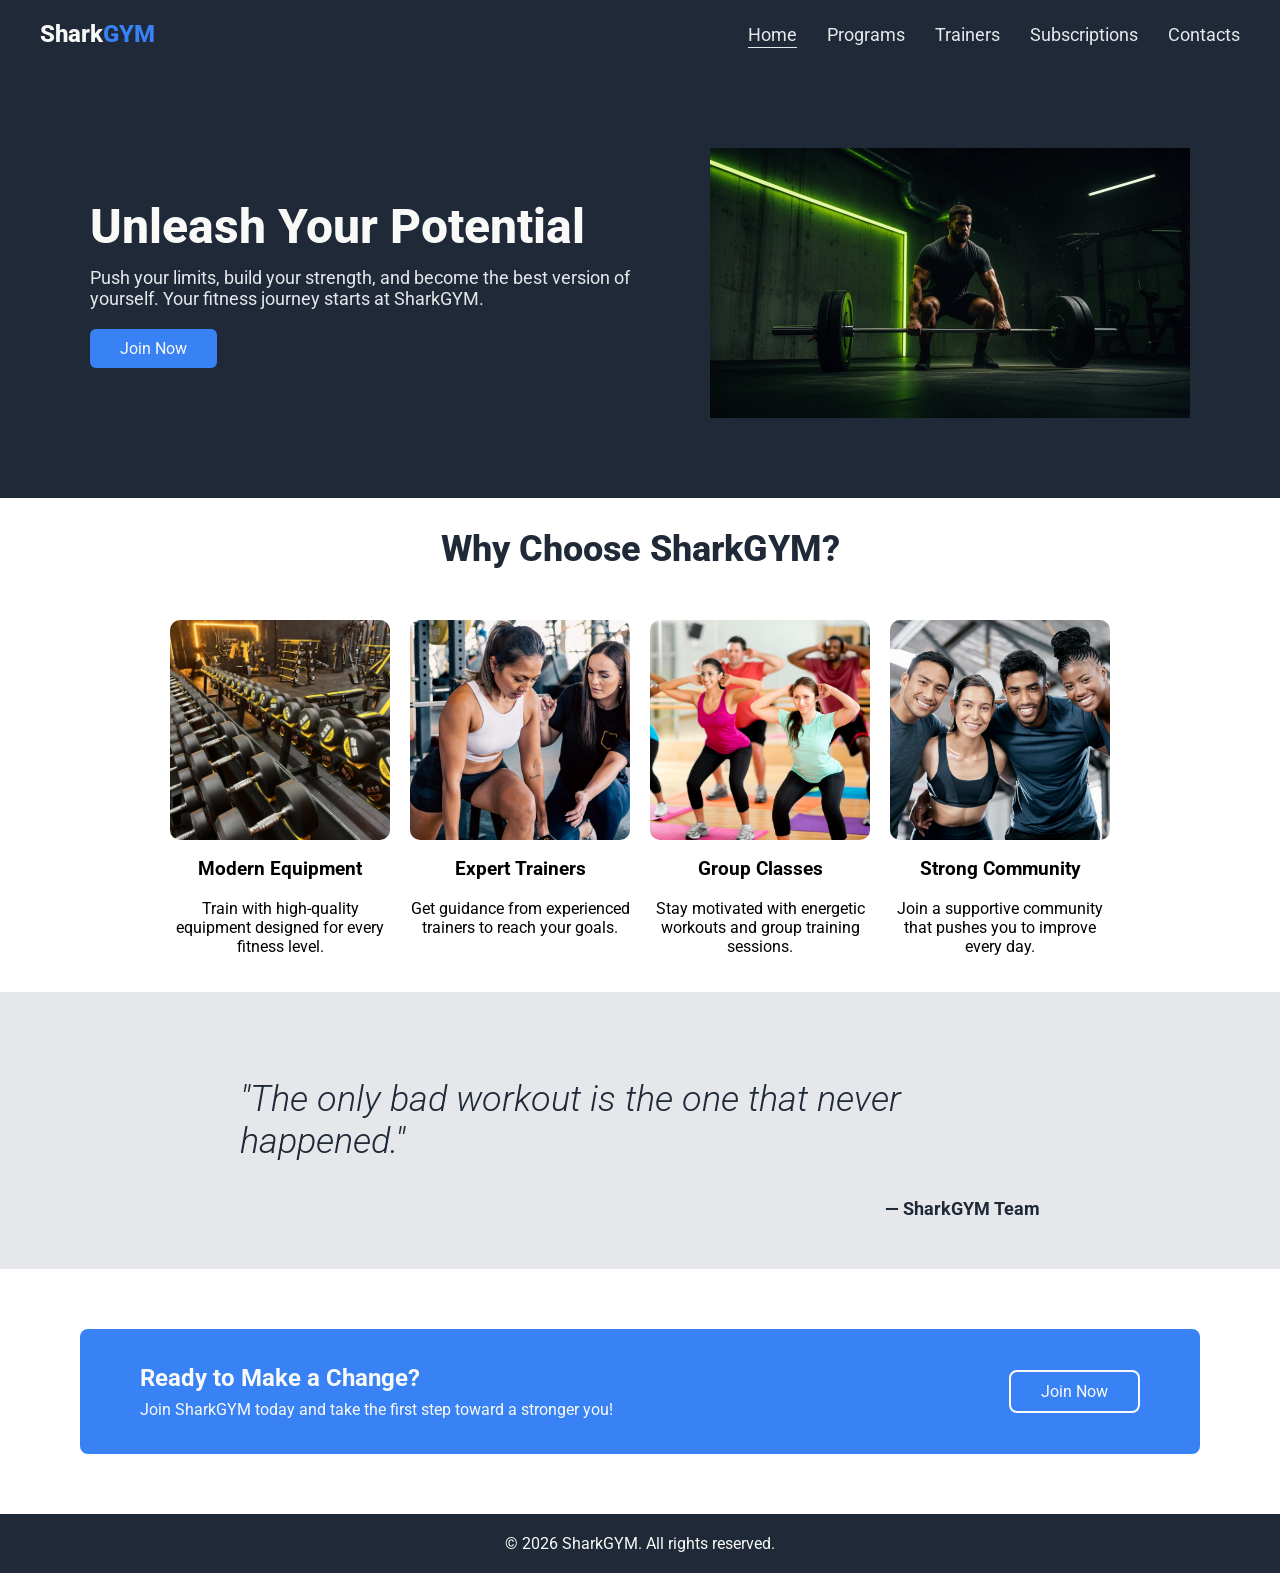
<file: Index.HTML>
<!DOCTYPE html>
<html lang="en">
<head>
    <meta charset="UTF-8">
    <meta name="viewport" content="width=device-width, initial-scale=1.0">
    <title>Home | SharkGYM</title>

    <link rel="stylesheet" href="CSS/shared.css">
    <link rel="stylesheet" href="CSS/Index.css">
</head>

<body>
    <header>
        <nav aria-label="Main navigation">
            <a href="Index.HTML" class="logo">Shark<span>GYM</span></a>
            <input type="checkbox" id="menu-toggle" aria-label="Toggle navigation menu" aria-controls="main-menu">
            <label for="menu-toggle" class="menu-icon">&#9776;</label>
            <ul id="main-menu">
                <li><a href="Index.HTML" aria-current="page">Home</a></li>
                <li><a href="Pages/Programs.HTML">Programs</a></li>
                <li><a href="Pages/Trainers.html">Trainers</a></li>
                <li><a href="Pages/Subscriptions.HTML">Subscriptions</a></li>
                <li><a href="Pages/Contacts.HTML">Contacts</a></li>
            </ul>
        </nav>
    </header>

    <main>
            <section class="hero">
                <div class="hero-container">
                    <div class="hero-content">
                        <h1>Unleash Your Potential</h1>

                        <p>
                            Push your limits, build your strength,
                            and become the best version of yourself.
                            Your fitness journey starts at SharkGYM.
                        </p>
                        <a href="Pages/Subscriptions.HTML">Join Now</a>
                    </div>

                    <picture>
                        <source
                            media="(max-width: 768px)"
                            srcset="Images/Pic2.png"
                        >

                        <img
                            src="Images/Pic2.png"
                            alt="Athlete training at SharkGYM"
                        >
                    </picture>
                </div>
            </section>

        <!-- Information Section -->
        <section class="information">
            <h2>Why Choose SharkGYM?</h2>

            <div class="pictures">
                <figure>
                    <img
                        src="Images/pic4.jpeg"
                        alt="Gym equipment"
                    >
                    <figcaption>
                        <h3>Modern Equipment</h3>
                        <p>
                            Train with high-quality equipment
                            designed for every fitness level.
                        </p>
                    </figcaption>
                </figure>

                <figure>
                    <img
                        src="Images/pic3.jpeg"
                        alt="Personal trainer"
                    >
                    <figcaption>
                        <h3>Expert Trainers</h3>
                        <p>
                            Get guidance from experienced trainers
                            to reach your goals.
                        </p>
                    </figcaption>
                </figure>

                <figure>
                    <img
                        src="Images/pic5.jpeg"
                        alt="Group training"
                    >
                    <figcaption>
                        <h3>Group Classes</h3>
                        <p>
                            Stay motivated with energetic workouts
                            and group training sessions.
                        </p>
                    </figcaption>
                </figure>

                <figure>
                    <img
                        src="Images/pic6.jpeg"
                        alt="Gym community"
                    >
                    <figcaption>
                        <h3>Strong Community</h3>
                        <p>
                            Join a supportive community that pushes
                            you to improve every day.
                        </p>
                    </figcaption>
                </figure>
            </div>
        </section>

        <!-- Quote Section -->
        <figure class="quote">
            <blockquote>
                <p>
                    "The only bad workout is the one
                    that never happened."
                </p>
            </blockquote>
            <figcaption>&mdash; SharkGYM Team</figcaption>
        </figure>

        <!-- Call to Action Section -->
        <section class="cta">
            <div>
                <h2>Ready to Make a Change?</h2>
                <p>
                    Join SharkGYM today and take the first step
                    toward a stronger you!
                </p>
            </div>

            <a href="Pages/Subscriptions.HTML">Join Now</a>
        </section>
    </main>

    <footer>
        <p>© 2026 SharkGYM. All rights reserved.</p>
    </footer>
</body>
</html>
</file>
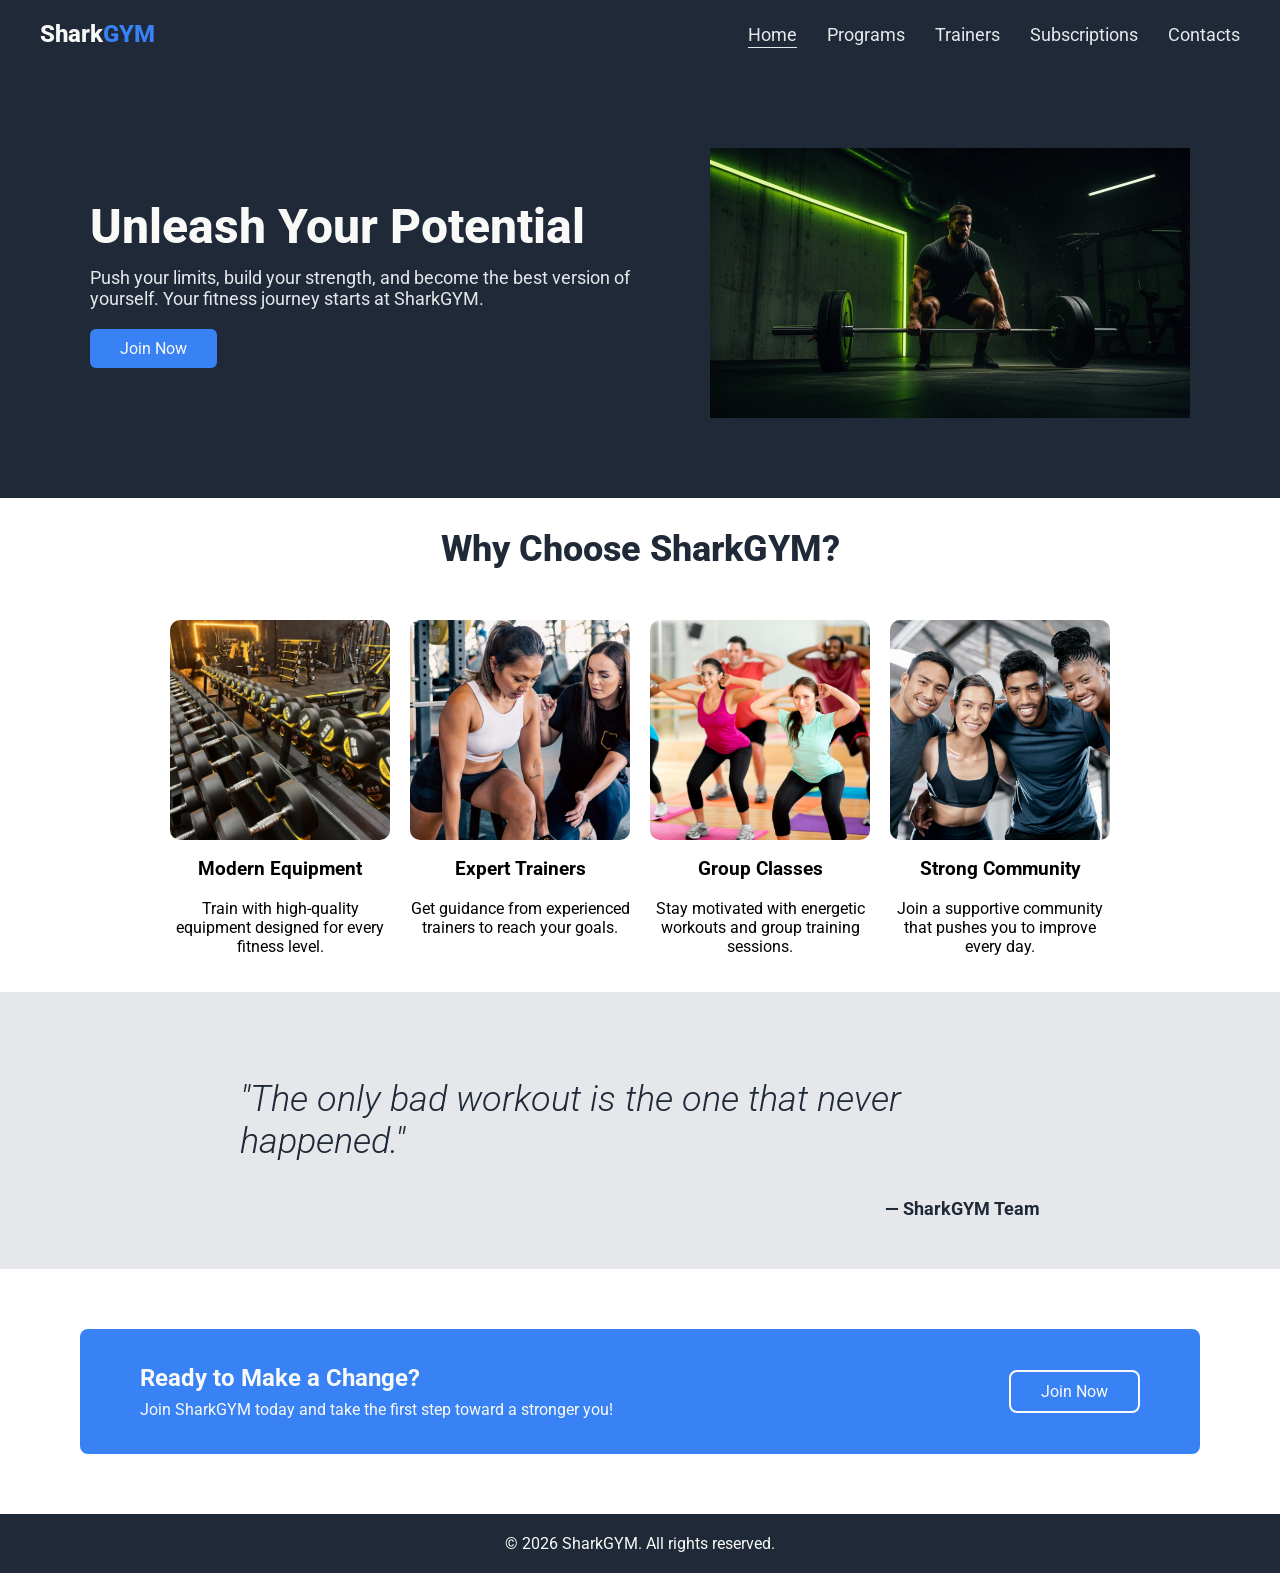
<file: index.html>
<!DOCTYPE html>
<html lang="en">
<head>
    <meta charset="UTF-8">
    <meta name="viewport" content="width=device-width, initial-scale=1.0">
    <title>Home | SharkGYM</title>

    <link rel="stylesheet" href="CSS/shared.css">
    <link rel="stylesheet" href="CSS/Index.css">
</head>

<body>
    <header>
        <nav aria-label="Main navigation">
            <a href="index.html" class="logo">Shark<span>GYM</span></a>
            <input type="checkbox" id="menu-toggle" aria-label="Toggle navigation menu" aria-controls="main-menu">
            <label for="menu-toggle" class="menu-icon">&#9776;</label>
            <ul id="main-menu">
                <li><a href="index.html" aria-current="page">Home</a></li>
                <li><a href="Pages/Programs.HTML">Programs</a></li>
                <li><a href="Pages/Trainers.html">Trainers</a></li>
                <li><a href="Pages/Subscriptions.HTML">Subscriptions</a></li>
                <li><a href="Pages/Contacts.HTML">Contacts</a></li>
            </ul>
        </nav>
    </header>

    <main>
            <section class="hero">
                <div class="hero-container">
                    <div class="hero-content">
                        <h1>Unleash Your Potential</h1>

                        <p>
                            Push your limits, build your strength,
                            and become the best version of yourself.
                            Your fitness journey starts at SharkGYM.
                        </p>
                        <a href="Pages/Subscriptions.HTML">Join Now</a>
                    </div>

                    <picture>
                        <source
                            media="(max-width: 768px)"
                            srcset="Images/Pic2.png"
                        >

                        <img
                            src="Images/Pic2.png"
                            alt="Athlete training at SharkGYM"
                        >
                    </picture>
                </div>
            </section>

        <!-- Information Section -->
        <section class="information">
            <h2>Why Choose SharkGYM?</h2>

            <div class="pictures">
                <figure>
                    <img
                        src="Images/pic4.jpeg"
                        alt="Gym equipment"
                    >
                    <figcaption>
                        <h3>Modern Equipment</h3>
                        <p>
                            Train with high-quality equipment
                            designed for every fitness level.
                        </p>
                    </figcaption>
                </figure>

                <figure>
                    <img
                        src="Images/pic3.jpeg"
                        alt="Personal trainer"
                    >
                    <figcaption>
                        <h3>Expert Trainers</h3>
                        <p>
                            Get guidance from experienced trainers
                            to reach your goals.
                        </p>
                    </figcaption>
                </figure>

                <figure>
                    <img
                        src="Images/pic5.jpeg"
                        alt="Group training"
                    >
                    <figcaption>
                        <h3>Group Classes</h3>
                        <p>
                            Stay motivated with energetic workouts
                            and group training sessions.
                        </p>
                    </figcaption>
                </figure>

                <figure>
                    <img
                        src="Images/pic6.jpeg"
                        alt="Gym community"
                    >
                    <figcaption>
                        <h3>Strong Community</h3>
                        <p>
                            Join a supportive community that pushes
                            you to improve every day.
                        </p>
                    </figcaption>
                </figure>
            </div>
        </section>

        <!-- Quote Section -->
        <figure class="quote">
            <blockquote>
                <p>
                    "The only bad workout is the one
                    that never happened."
                </p>
            </blockquote>
            <figcaption>&mdash; SharkGYM Team</figcaption>
        </figure>

        <!-- Call to Action Section -->
        <section class="cta">
            <div>
                <h2>Ready to Make a Change?</h2>
                <p>
                    Join SharkGYM today and take the first step
                    toward a stronger you!
                </p>
            </div>

            <a href="Pages/Subscriptions.HTML">Join Now</a>
        </section>
    </main>

    <footer>
        <p>© 2026 SharkGYM. All rights reserved.</p>
    </footer>
</body>
</html>
</file>
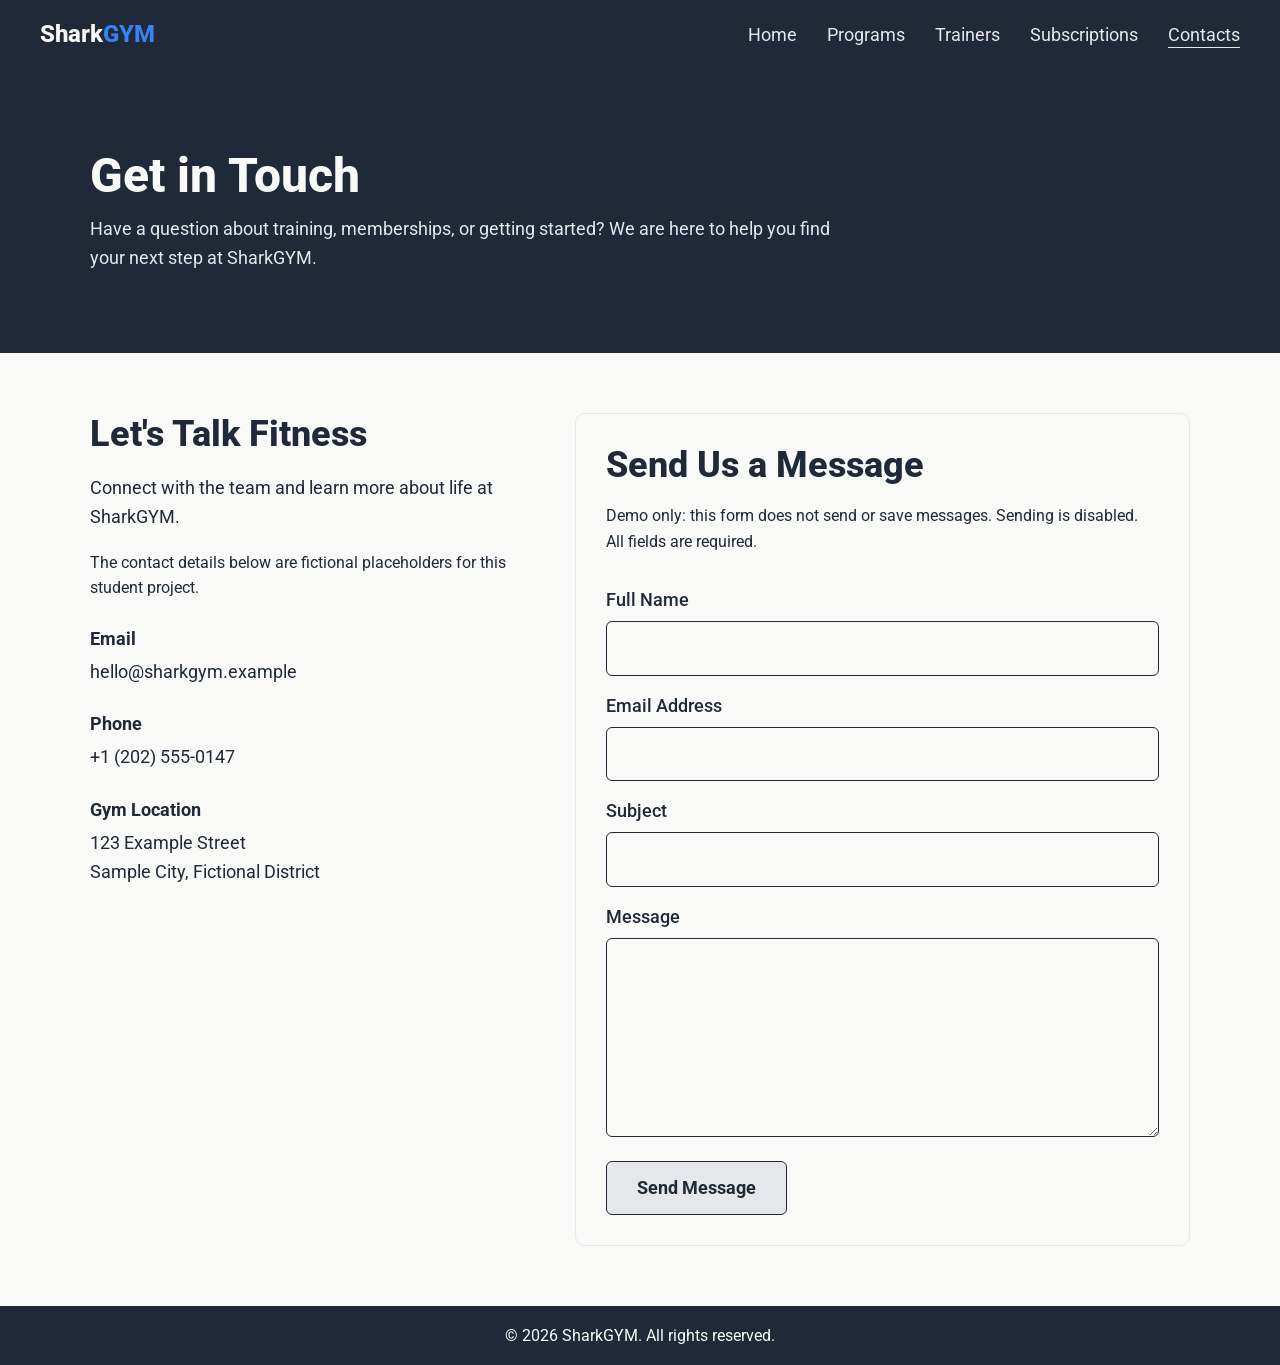
<file: Pages/Contacts.HTML>
<!DOCTYPE html>
<html lang="en">
<head>
    <meta charset="UTF-8">
    <meta name="viewport" content="width=device-width, initial-scale=1.0">
    <title>Contact | SharkGYM</title>
    <link rel="stylesheet" href="../CSS/shared.css">
    <link rel="stylesheet" href="../CSS/Contacts.css">
</head>
<body class="content-page">
<header>
    <nav aria-label="Main navigation">
            <a href="../index.html" class="logo">Shark<span>GYM</span></a>
            <input type="checkbox" id="menu-toggle" aria-label="Toggle navigation menu" aria-controls="main-menu">
            <label for="menu-toggle" class="menu-icon">&#9776;</label>
            <ul id="main-menu">
                <li><a href="../index.html">Home</a></li>
                <li><a href="Programs.HTML">Programs</a></li>
                <li><a href="Trainers.html">Trainers</a></li>
                <li><a href="Subscriptions.HTML">Subscriptions</a></li>
                <li><a href="Contacts.HTML" aria-current="page">Contacts</a></li>
            </ul>
        </nav>
</header>
<main>
    <section class="hero" aria-labelledby="contact-title">
        <div class="hero-container hero-content">
                <h1 id="contact-title">Get in Touch</h1>
                <p>Have a question about training, memberships, or getting started? We are here to help you find your next step at SharkGYM.</p>
        </div>
    </section>
    <div class="content-section contact-layout">
        <section class="contact-details" aria-labelledby="details-title">
            <h2 id="details-title">Let's Talk Fitness</h2>
            <p>Connect with the team and learn more about life at SharkGYM.</p>
            <p class="demo-note">The contact details below are fictional placeholders for this student project.</p>
            <address>
                <dl>
                    <dt>Email</dt>
                    <dd>hello@sharkgym.example</dd>
                    <dt>Phone</dt>
                    <dd>+1 (202) 555-0147</dd>
                    <dt>Gym Location</dt>
                    <dd>123 Example Street<br>Sample City, Fictional District</dd>
                </dl>
            </address>
        </section>
        <section class="contact-form" aria-labelledby="message-title">
            <h2 id="message-title">Send Us a Message</h2>
            <p id="form-note" class="demo-note">Demo only: this form does not send or save messages. Sending is disabled. All fields are required.</p>
            <form aria-describedby="form-note">
                <label for="full-name">Full Name</label>
                <input type="text" id="full-name" name="full-name" autocomplete="name" required maxlength="100">
                <label for="email">Email Address</label>
                <input type="email" id="email" name="email" autocomplete="email" required maxlength="254">
                <label for="subject">Subject</label>
                <input type="text" id="subject" name="subject" required maxlength="150">
                <label for="message">Message</label>
                <textarea id="message" name="message" rows="6" required maxlength="3000"></textarea>
                <button type="button" disabled aria-describedby="form-note">Send Message</button>
            </form>
        </section>
    </div>
</main>
<footer>
    <p>&copy; 2026 SharkGYM. All rights reserved.</p>
</footer>
</body>
</html>
</file>
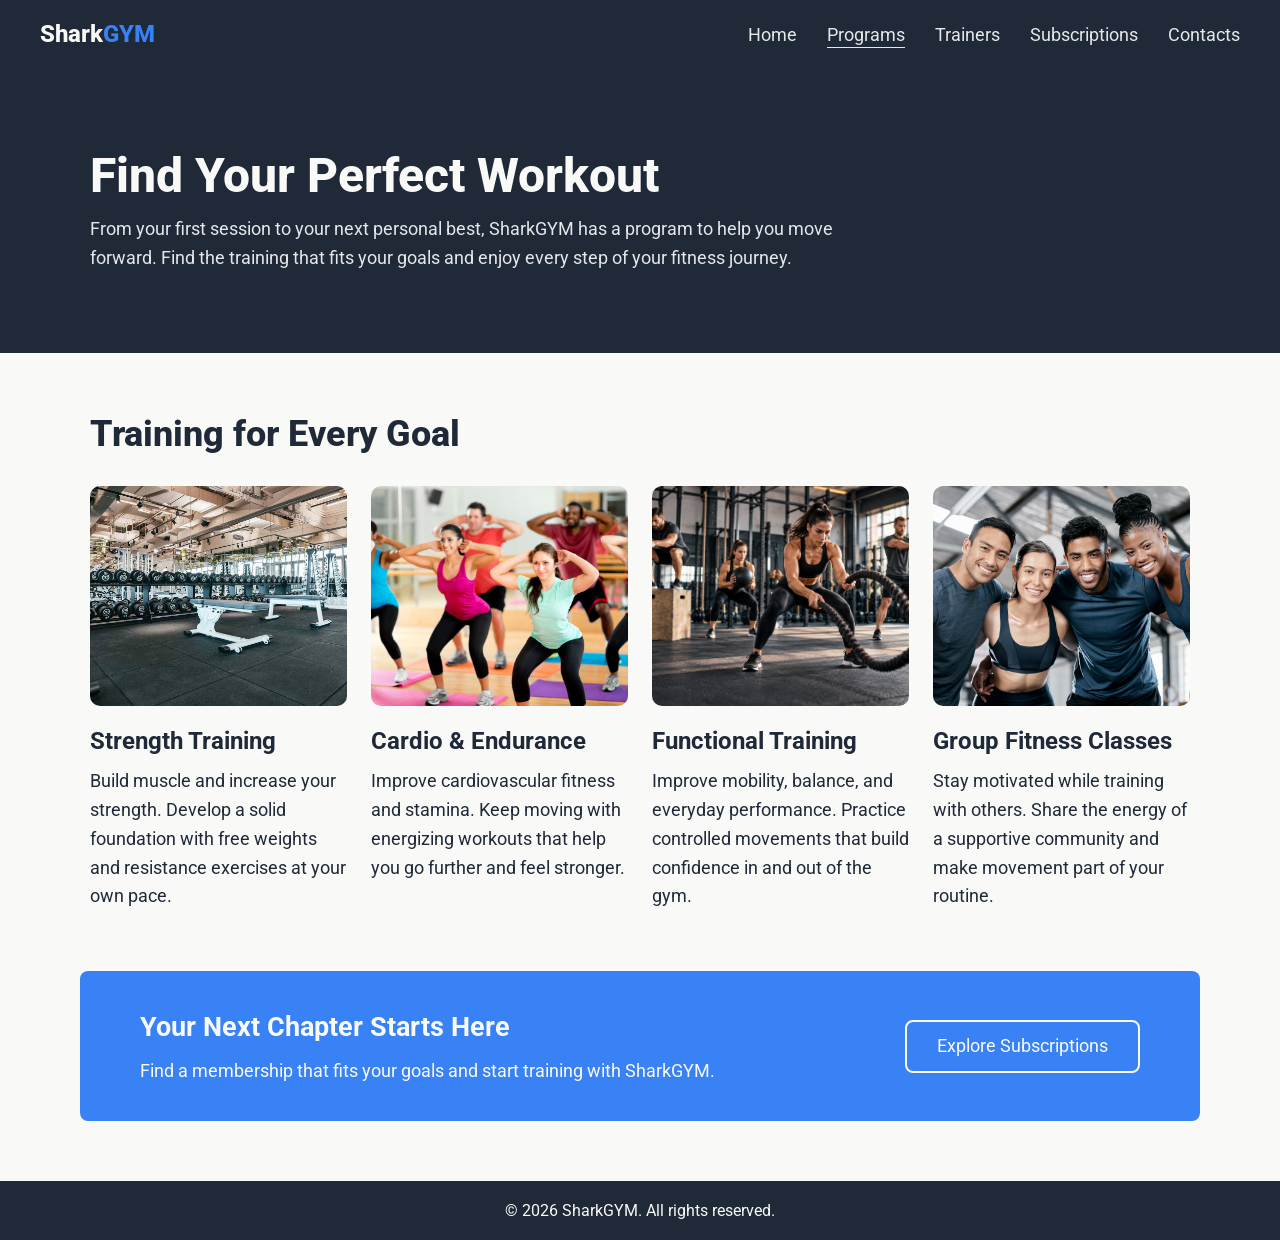
<file: Pages/Programs.HTML>
<!DOCTYPE html>
<html lang="en">
<head>
    <meta charset="UTF-8">
    <meta name="viewport" content="width=device-width, initial-scale=1.0">
    <title>Programs | SharkGYM</title>
    <link rel="stylesheet" href="../CSS/shared.css">
    <link rel="stylesheet" href="../CSS/Programs.css">
</head>
<body class="content-page">
<header>
    <nav aria-label="Main navigation">
            <a href="../index.html" class="logo">Shark<span>GYM</span></a>
            <input type="checkbox" id="menu-toggle" aria-label="Toggle navigation menu" aria-controls="main-menu">
            <label for="menu-toggle" class="menu-icon">&#9776;</label>
            <ul id="main-menu">
                <li><a href="../index.html">Home</a></li>
                <li><a href="Programs.HTML" aria-current="page">Programs</a></li>
                <li><a href="Trainers.html">Trainers</a></li>
                <li><a href="Subscriptions.HTML">Subscriptions</a></li>
                <li><a href="Contacts.HTML">Contacts</a></li>
            </ul>
        </nav>
</header>
<main>
    <section class="hero" aria-labelledby="programs-title">
        <div class="hero-container hero-content">
                <h1 id="programs-title">Find Your Perfect Workout</h1>
                <p>From your first session to your next personal best, SharkGYM has a program to help you move forward. Find the training that fits your goals and enjoy every step of your fitness journey.</p>
        </div>
    </section>
    <section class="content-section" aria-labelledby="training-title">
        <h2 id="training-title">Training for Every Goal</h2>
        <div class="program-list">
            <article class="program-card">
                <figure>
                    <img src="../Images/pic7.jpeg" srcset="../Images/pic8.jpeg 2500w"
                        sizes="(max-width: 600px) 100vw, (max-width: 1000px) 50vw, 257px"
                        alt="Dumbbells and weight benches in the gym" loading="lazy">
                    <figcaption>
                        <h3>Strength Training</h3>
                        <p>Build muscle and increase your strength. Develop a solid foundation with free weights and resistance exercises at your own pace.</p>
                    </figcaption>
                </figure>
            </article>
            <article class="program-card">
                <figure>
                    <img src="../Images/pic5.jpeg" srcset="../Images/pic5.jpeg 2048w"
                        sizes="(max-width: 600px) 100vw, (max-width: 1000px) 50vw, 257px"
                        alt="Participants keeping active in an exercise class" loading="lazy">
                    <figcaption>
                        <h3>Cardio &amp; Endurance</h3>
                        <p>Improve cardiovascular fitness and stamina. Keep moving with energizing workouts that help you go further and feel stronger.</p>
                    </figcaption>
                </figure>
            </article>
            <article class="program-card">
                <figure>
                    <img src="../Images/pic9.png" srcset="../Images/pic9.png 940w"
                        sizes="(max-width: 600px) 100vw, (max-width: 1000px) 50vw, 257px"
                        alt="Trainer guiding an athlete through a supported lunge" loading="lazy">
                    <figcaption>
                        <h3>Functional Training</h3>
                        <p>Improve mobility, balance, and everyday performance. Practice controlled movements that build confidence in and out of the gym.</p>
                    </figcaption>
                </figure>
            </article>
            <article class="program-card">
                <figure>
                    <img src="../Images/pic6.jpeg" srcset="../Images/pic6.jpeg 2048w"
                        sizes="(max-width: 600px) 100vw, (max-width: 1000px) 50vw, 257px"
                        alt="Four smiling members of a gym community" loading="lazy">
                    <figcaption>
                        <h3>Group Fitness Classes</h3>
                        <p>Stay motivated while training with others. Share the energy of a supportive community and make movement part of your routine.</p>
                    </figcaption>
                </figure>
            </article>
        </div>
    </section>
    <section class="cta" aria-labelledby="join-title">
        <div>
            <h2 id="join-title">Your Next Chapter Starts Here</h2>
            <p>Find a membership that fits your goals and start training with SharkGYM.</p>
        </div>
        <a href="Subscriptions.HTML">Explore Subscriptions</a>
    </section>
</main>
<footer>
    <p>&copy; 2026 SharkGYM. All rights reserved.</p>
</footer>
</body>
</html>
</file>
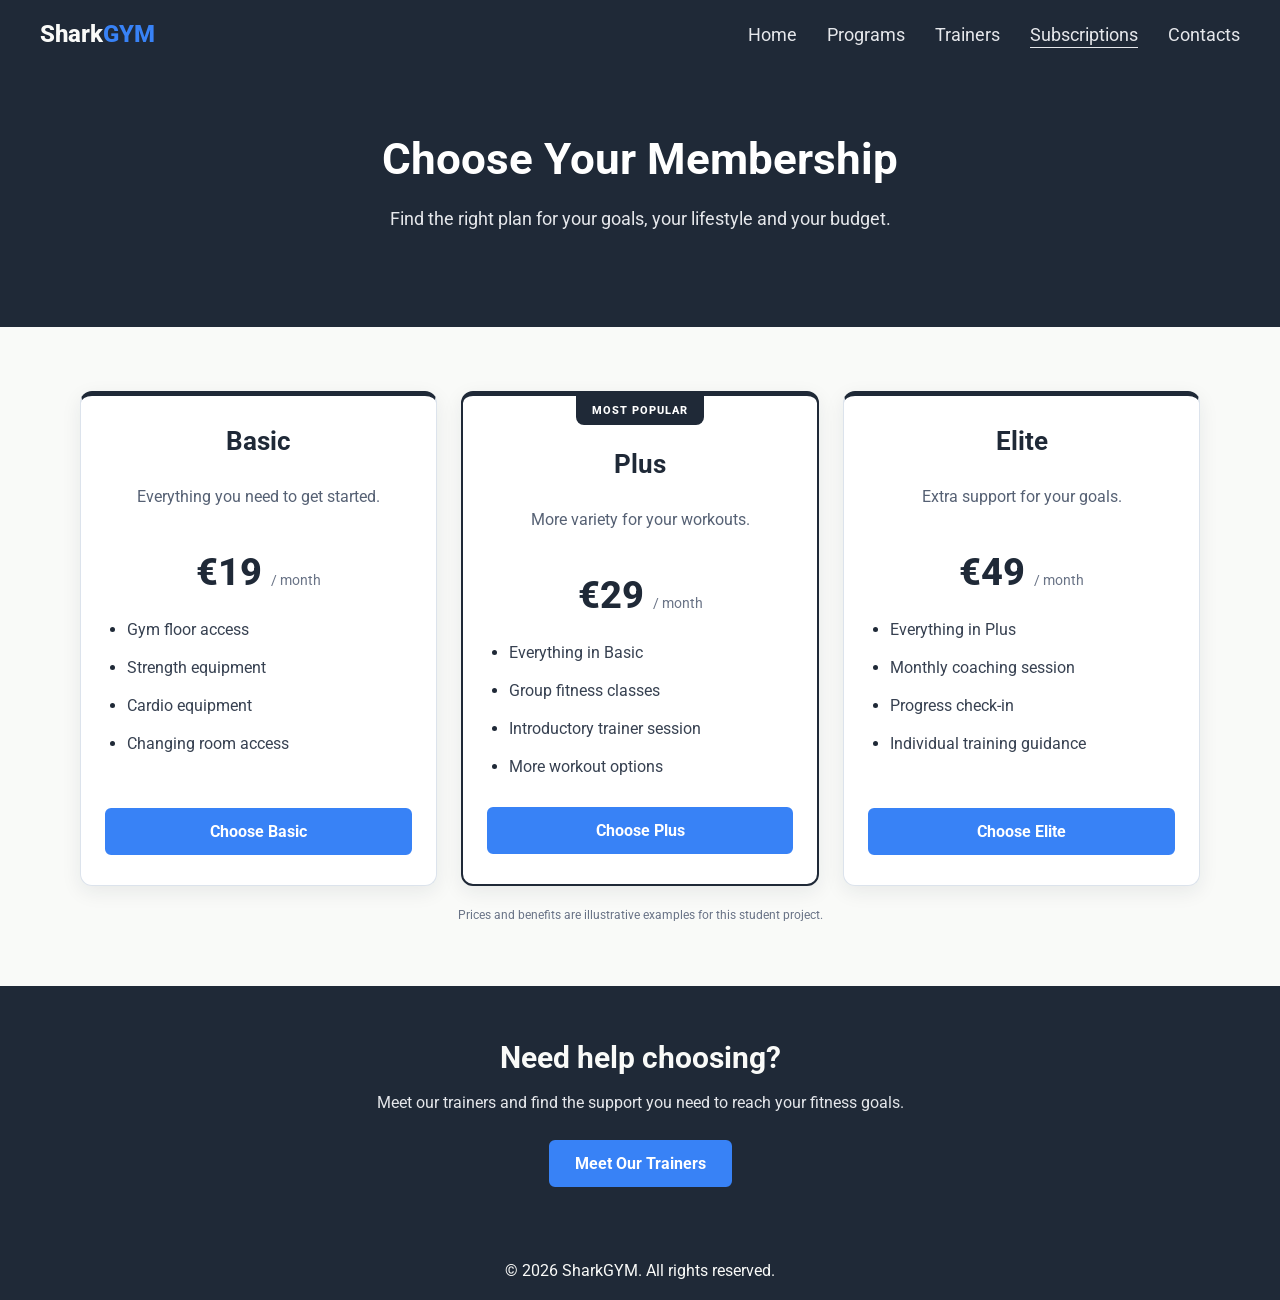
<file: Pages/Subscriptions.HTML>
<!DOCTYPE html>
<html lang="en">
<head>
    <meta charset="UTF-8">
    <meta name="viewport" content="width=device-width, initial-scale=1.0">
    <title>Subscriptions | SharkGYM</title>
    <link rel="stylesheet" href="../CSS/shared.css">
    <link rel="stylesheet" href="../CSS/Subscriptions.css">
</head>
<body>
    <header>
        <nav aria-label="Main navigation">
            <a href="../index.html" class="logo">Shark<span>GYM</span></a>
            <input type="checkbox" id="menu-toggle" aria-label="Toggle navigation menu" aria-controls="main-menu">
            <label for="menu-toggle" class="menu-icon">&#9776;</label>
            <ul id="main-menu">
                <li><a href="../index.html">Home</a></li>
                <li><a href="Programs.HTML">Programs</a></li>
                <li><a href="Trainers.html">Trainers</a></li>
                <li><a href="Subscriptions.HTML" aria-current="page">Subscriptions</a></li>
                <li><a href="Contacts.HTML">Contacts</a></li>
            </ul>
        </nav>
    </header>

    <main class="subscriptions-page">
        <section class="subscriptions-hero">
            <h1>Choose Your Membership</h1>
            <p>Find the right plan for your goals, your lifestyle and your budget.</p>
        </section>

        <section class="subscription-plans" id="plans">
            <div class="subscription-cards">
                <article class="subscription-card">
                    <h2>Basic</h2>
                    <p class="subscription-description">Everything you need to get started.</p>
                    <p class="subscription-price">€19 <span>/ month</span></p>

                    <ul>
                        <li>Gym floor access</li>
                        <li>Strength equipment</li>
                        <li>Cardio equipment</li>
                        <li>Changing room access</li>
                    </ul>

                    <a href="Contacts.HTML" class="subscription-button">Choose Basic</a>
                </article>

                <article class="subscription-card subscription-featured">
                    <p class="subscription-popular">MOST POPULAR</p>
                    <h2>Plus</h2>
                    <p class="subscription-description">More variety for your workouts.</p>
                    <p class="subscription-price">€29 <span>/ month</span></p>

                    <ul>
                        <li>Everything in Basic</li>
                        <li>Group fitness classes</li>
                        <li>Introductory trainer session</li>
                        <li>More workout options</li>
                    </ul>

                    <a href="Contacts.HTML" class="subscription-button">Choose Plus</a>
                </article>

                <article class="subscription-card">
                    <h2>Elite</h2>
                    <p class="subscription-description">Extra support for your goals.</p>
                    <p class="subscription-price">€49 <span>/ month</span></p>

                    <ul>
                        <li>Everything in Plus</li>
                        <li>Monthly coaching session</li>
                        <li>Progress check-in</li>
                        <li>Individual training guidance</li>
                    </ul>

                    <a href="Contacts.HTML" class="subscription-button">Choose Elite</a>
                </article>
            </div>

            <p class="subscription-note">
                Prices and benefits are illustrative examples for this student project.
            </p>
        </section>

        <section class="subscription-bottom">
            <h2>Need help choosing?</h2>
            <p>Meet our trainers and find the support you need to reach your fitness goals.</p>
            <a href="Trainers.html" class="subscription-cta">Meet Our Trainers</a>
        </section>
    </main>

    <footer>
        <p>© 2026 SharkGYM. All rights reserved.</p>
    </footer>
</body>
</html>
</file>
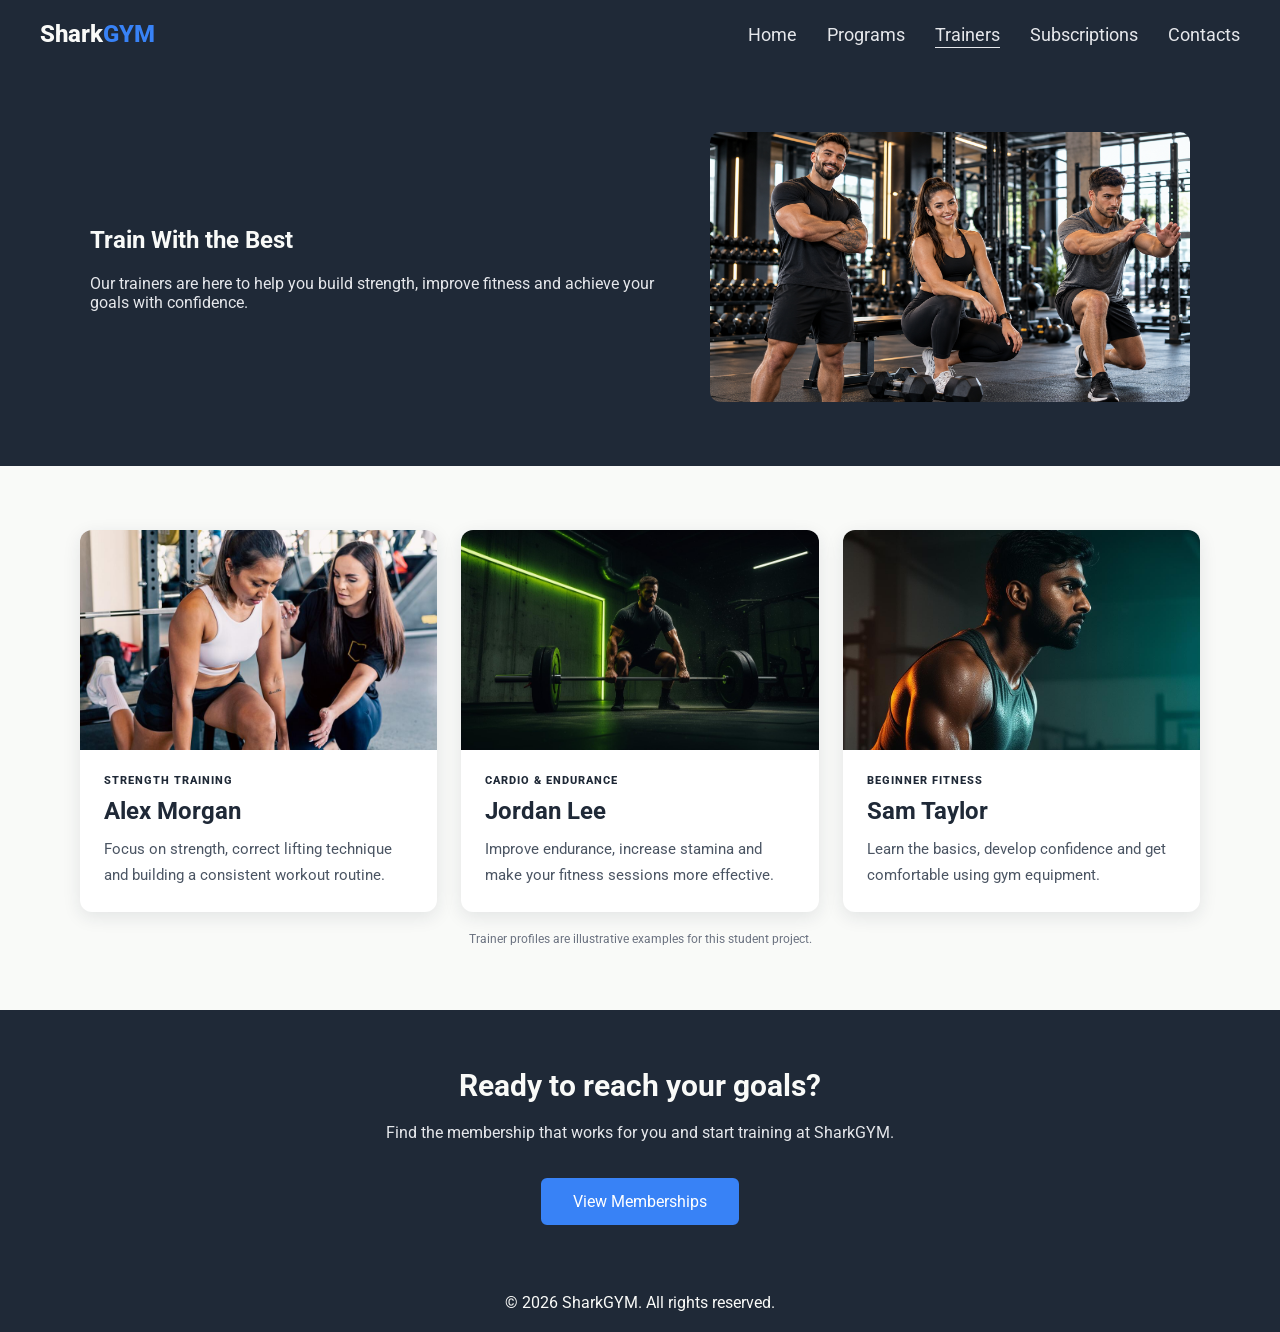
<file: Pages/Trainers.html>
<!DOCTYPE html>
<html lang="en">
<head>
    <meta charset="UTF-8">
    <meta name="viewport" content="width=device-width, initial-scale=1.0">
    <title>Trainers | SharkGYM</title>
    <link rel="stylesheet" href="../CSS/shared.css">
    <link rel="stylesheet" href="../CSS/Trainers.css">
</head>
<body>
    <header>
        <nav aria-label="Main navigation">
            <a href="../index.html" class="logo">Shark<span>GYM</span></a>
            <input type="checkbox" id="menu-toggle" aria-label="Toggle navigation menu" aria-controls="main-menu">
            <label for="menu-toggle" class="menu-icon">&#9776;</label>
            <ul id="main-menu">
                <li><a href="../index.html">Home</a></li>
                <li><a href="Programs.HTML">Programs</a></li>
                <li><a href="Trainers.html" aria-current="page">Trainers</a></li>
                <li><a href="Subscriptions.HTML">Subscriptions</a></li>
                <li><a href="Contacts.HTML">Contacts</a></li>
            </ul>
        </nav>
    </header>

    <main>
        <section class="plans-hero">
            <div class="hero-container">
                <div class="hero-content">
            <h1>Train With the Best</h1>
            <p>Our trainers are here to help you build strength, improve fitness and achieve your goals with confidence.</p>
                </div>
            <img src="../Images/pic10.png" alt="Three athletes in a gym with strength training equipment" width="1672" height="941">
            </div>
        </section>

        <section class="trainer-section">
            <div class="trainer-list">
                <article class="trainer-card">
                    <img src="../Images/pic3.jpeg" alt="Gym training environment">
                    <div class="trainer-copy">
                        <p class="trainer-speciality">STRENGTH TRAINING</p>
                        <h2>Alex Morgan</h2>
                        <p>Focus on strength, correct lifting technique and building a consistent workout routine.</p>
                    </div>
                </article>

                <article class="trainer-card">
                    <img src="../Images/Pic2.png" alt="Fitness training environment">
                    <div class="trainer-copy">
                        <p class="trainer-speciality">CARDIO & ENDURANCE</p>
                        <h2>Jordan Lee</h2>
                        <p>Improve endurance, increase stamina and make your fitness sessions more effective.</p>
                    </div>
                </article>

                <article class="trainer-card trainer-card-text">
                    <img class="trainer-portrait" src="../Images/pic7.jpeg" alt="Athlete lifting dumbbells in the gym">
                    <div class="trainer-copy">
                        <p class="trainer-speciality">BEGINNER FITNESS</p>
                        <h2>Sam Taylor</h2>
                        <p>Learn the basics, develop confidence and get comfortable using gym equipment.</p>
                    </div>
                </article>
            </div>

            <p class="content-note">Trainer profiles are illustrative examples for this student project.</p>
        </section>

        <section class="membership-cta">
            <div>
                <h2>Ready to reach your goals?</h2>
                <p>Find the membership that works for you and start training at SharkGYM.</p>
            </div>
            <a class="primary-button" href="Subscriptions.HTML">View Memberships</a>
        </section>
    </main>

    <footer>
        <p>© 2026 SharkGYM. All rights reserved.</p>
    </footer>
</body>
</html>
</file>
<file: CSS/shared.css>
/* Shared design tokens, typography, navigation, footer and reusable sections. */
@import url('https://fonts.googleapis.com/css2?family=Roboto:ital,wght@0,300;0,400;0,500;0,700;0,800;1,300&display=swap');

:root {
    --color-dark: #1F2937;
    --color-white: #F9FAF8;
    --color-secondary: #E5E7EB;
    --color-primary: #3882F6;

    --font-family: 'Roboto', sans-serif;

    --font-hero: 48px;
    --font-section-title: 36px;
    --font-logo: 24px;
    --font-body: 18px;
}

body {
    font-family: var(--font-family);
    min-height: 100vh;
    display: flex;
    flex-direction: column;
    margin: 0;
}

body > header {
    position: sticky;
    top: 0;
    z-index: 1000;
    background-color: var(--color-dark);
}

body > header nav {
    display: flex;
    justify-content: space-between;
    align-items: center;
    max-width: 1200px;
    margin: 0 auto;
    padding: 20px 30px;
}

body > header nav ul {
    display: flex;
    align-items: center;
    gap: 30px;
    list-style: none;
    margin: 0;
    padding: 0;
}

body > header nav a {
    font-size: 18px;
    font-weight: 400;
    color: var(--color-secondary);
    text-decoration: none;
}

body > header nav a.logo {
    font-size: var(--font-logo);
    font-weight: 800;
    color: var(--color-white);
    text-decoration: none;
    flex-shrink: 0;
}

body > header nav a.logo span {
    color: var(--color-primary);
}

#menu-toggle,
.menu-icon {
    display: none;
}

main {
    flex: 1;
}

.hero {
    background-color: var(--color-dark);
    padding: 80px 30px;
}

.hero-container {
    display: flex;
    align-items: center;
    justify-content: space-between;
    gap: 50px;

    max-width: 1100px;
    margin: 0 auto;
}

.hero-content {
    flex: 1;
    min-width: 0;
}

.hero h1 {
    font-size: 48px;
    font-weight: 800;
    color: var(--color-white);
    margin: 0 0 12px;
}

.hero p {
    font-size: 18px;
    color: var(--color-secondary);
    margin: 0 0 20px;
}

.hero a {
    display: inline-block;
    padding: 10px 30px;
    background-color: var(--color-primary);
    color: var(--color-white);
    text-decoration: none;
    border-radius: 6px;
}

section a {
    display: inline-block;
    padding: 12px 30px;
    background-color: var(--color-primary);
    color: var(--color-white);
    text-decoration: none;
    border-radius: 8px;
}

.cta {
    display: flex;
    justify-content: space-between;
    align-items: center;
    gap: 30px;

    background-color: var(--color-primary);
    color: var(--color-white);

    max-width: 1000px;
    margin: 60px auto;
    padding: 35px 60px;
    border-radius: 8px;
}

.cta h2 {
    margin: 0 0 8px;
}

.cta p {
    margin: 0;
}

.cta a {
    color: var(--color-white);
    text-decoration: none;
    border: 2px solid var(--color-white);
    border-radius: 8px;
    padding: 10px 30px;
    white-space: nowrap;
}

footer {
    background-color: var(--color-dark);
    color: var(--color-white);
    text-align: center;
    padding: 20px;
}

footer p {
    margin: 0;
}

@media (max-width: 768px) {
    .hero-container {
        flex-direction: column;
        align-items: stretch;
        gap: 30px;
    }

    .hero {
        padding: 40px 20px;
    }

    .hero-content {
        width: 100%;
        flex: none;
    }

    .hero h1 {
        font-size: 36px;
    }

    body > header nav {
        flex-wrap: wrap;
    }

    .menu-icon {
        display: block;
        cursor: pointer;
        color: white;
    }

    body > header nav ul {
        display: none;
        flex-direction: column;
        width: 100%;
        padding: 10px 0;
    }

    #menu-toggle:checked ~ ul {
        display: flex;
    }

    .cta {
        flex-direction: column;
        align-items: flex-start;
        margin: 40px 20px;
        padding: 25px;
    }

    .cta a {
        align-self: center;
    }
}

/* Common content-page styles and keyboard navigation. */
body.content-page {
    color: var(--color-dark);
    background-color: var(--color-white);
}

.content-page main {
    font-size: var(--font-body);
    line-height: 1.6;
}

body > header a[aria-current="page"] {
    text-decoration: underline;
    text-underline-offset: 6px;
}

a:focus-visible,
input:focus-visible,
textarea:focus-visible,
button:focus-visible {
    outline: 3px solid var(--color-primary);
    outline-offset: 4px;
}

.content-page .hero-container.hero-content {
    display: block;
}

.content-page .hero-content p {
    max-width: 760px;
    margin-bottom: 0;
}

.content-page .hero h1 {
    line-height: 1.15;
}

.content-section {
    max-width: 1100px;
    margin: 60px auto;
    padding: 0 30px;
}

.content-section h2 {
    font-size: var(--font-section-title);
    line-height: 1.2;
    font-weight: 800;
    margin: 0 0 30px;
}

@media (max-width: 768px) {
    #menu-toggle {
        display: block;
        position: absolute;
        width: 1px;
        height: 1px;
        overflow: hidden;
        clip-path: inset(50%);
    }

    #menu-toggle:focus-visible + .menu-icon {
        outline: 3px solid var(--color-primary);
        outline-offset: 4px;
    }

    .menu-icon {
        font-size: 24px;
        padding: 8px;
    }

    .content-section {
        margin: 40px auto;
        padding: 0 20px;
    }
}
</file>
<file: CSS/Index.css>
/* Homepage information, quote and images. */
.hero picture {
    flex: 0 1 480px;
    min-width: 0;
}

.hero picture img {
    display: block;
    width: 100%;
    height: auto;
    object-fit: cover;
}

.information h2 {
    font-size: var(--font-section-title);
    font-weight: 800;
    color: var(--color-dark);
    text-align: center;
}

.quote blockquote p {
    font-size: 36px;
    font-weight: 300;
    font-style: italic;
    color: var(--color-dark);
}

.quote {
    margin: 0;
    background-color: var(--color-secondary);
    padding: 50px 20px;
}

.quote blockquote {
    max-width: 800px;
    margin: 0 auto;
}

.quote figcaption {
    max-width: 800px;
    margin: 16px auto 0;
    color: var(--color-dark);
    font-size: 18px;
    font-weight: 700;
    text-align: right;
}

.pictures {
    display: flex;
    justify-content: center;
    align-items: flex-start;
    flex-wrap: wrap;
    gap: 20px;
    padding: 20px;
}

.pictures figure {
    width: 220px;
    max-width: 100%;
    flex-shrink: 0;
    margin: 0;
    text-align: center;
}

.pictures figure img {
    display: block;
    width: 100%;
    height: 220px;
    object-fit: cover;
    border-radius: 10px;
}

@media (min-width: 376px) and (max-width: 768px) {
    .pictures figure {
        flex: 1 1 220px;
        min-width: 0;
    }
}

@media (max-width: 768px) {
    .hero picture {
        width: 100%;
        flex: none;
    }

    .hero picture img {
        width: 100%;
        height: auto;
        max-width: 100%;
    }
}

@media (max-width: 768px) {
    .quote blockquote p {
        font-size: 28px;
    }
}
</file>
<file: CSS/Contacts.css>
/* Contact details and demonstration form. */
.contact-layout {
    display: flex;
    align-items: flex-start;
    gap: 60px;
}

.contact-details {
    flex: 1;
    min-width: 0;
}

.contact-form {
    flex: 1.3;
    min-width: 0;
    padding: 30px;
    border: 1px solid var(--color-secondary);
    border-radius: 10px;
}

.contact-layout h2 {
    margin-bottom: 16px;
}

.demo-note {
    font-size: 16px;
}

address {
    font-style: normal;
    overflow-wrap: anywhere;
}

dt {
    font-weight: 700;
    margin-top: 24px;
}

dd {
    margin: 4px 0 0;
}

form {
    display: flex;
    flex-direction: column;
}

form label {
    font-weight: 500;
    margin: 16px 0 6px;
}

form input,
form textarea {
    box-sizing: border-box;
    width: 100%;
    min-width: 0;
    padding: 12px;
    font: inherit;
    color: var(--color-dark);
    background-color: var(--color-white);
    border: 1px solid var(--color-dark);
    border-radius: 6px;
}

form textarea {
    resize: vertical;
}

form button {
    align-self: flex-start;
    margin-top: 24px;
    padding: 12px 30px;
    font: inherit;
    font-weight: 700;
    color: var(--color-dark);
    background-color: var(--color-secondary);
    border: 1px solid var(--color-dark);
    border-radius: 6px;
    cursor: not-allowed;
}

@media (max-width: 1000px) {
    .contact-layout {
        gap: 30px;
    }
}

@media (max-width: 768px) {
    .contact-layout {
        flex-direction: column;
        align-items: stretch;
    }

    .contact-details,
    .contact-form {
        flex: auto;
    }
}

@media (max-width: 600px) {
    .contact-form {
        padding: 20px;
    }
}
</file>
<file: CSS/Programs.css>
/* Programs cards and page-specific call to action. */
.program-list {
    display: flex;
    flex-wrap: wrap;
    gap: 24px;
}

.program-card {
    flex: 1 1 20%;
    min-width: 0;
}

.program-card figure {
    margin: 0;
}

.program-card img {
    display: block;
    width: 100%;
    height: 220px;
    object-fit: cover;
    border-radius: 10px;
}

.program-card h3 {
    font-size: 24px;
    line-height: 1.3;
    margin: 20px 0 10px;
}

.program-card p {
    margin: 0;
}

.cta {
    box-sizing: border-box;
    width: 90%;
    max-width: 1120px;
    margin: 60px auto;
}

@media (max-width: 1000px) {
    .program-card {
        flex-basis: 40%;
    }
}

@media (max-width: 768px) {
    .cta {
        width: auto;
        margin: 40px 20px;
    }

    .cta a {
        white-space: normal;
        text-align: center;
    }
}

@media (max-width: 600px) {
    .program-list {
        flex-direction: column;
        gap: 36px;
    }

    .program-card {
        flex-basis: auto;
    }
}
</file>
<file: CSS/Subscriptions.css>
/* Subscription plans, hero and page-specific calls to action. */
.subscriptions-hero {
    display: flex;
    flex-direction: column;
    align-items: center;
    justify-content: center;
    padding: 70px 24px;
    background: var(--color-dark);
    color: var(--color-white);
    text-align: center;
}

.subscriptions-hero .subscription-eyebrow {
    color: var(--color-white);
    font-weight: 800;
    letter-spacing: 2px;
}

.subscriptions-hero h1 {
    margin: 10px 0 18px;
    color: var(--color-white);
    font-size: 44px;
    line-height: 1.2;
}

.subscriptions-hero > p:not(.subscription-eyebrow) {
    max-width: 650px;
    margin: 0 auto 28px;
    color: var(--color-secondary);
    font-size: 18px;
    line-height: 1.7;
}

.subscription-cta,
.subscription-button {
    display: inline-block;
    padding: 12px 24px;
    border: 2px solid var(--color-primary);
    border-radius: 6px;
    background: var(--color-primary);
    color: #FFFFFF;
    font-weight: 700;
    text-align: center;
    text-decoration: none;
    transition: background 0.25s ease, transform 0.25s ease;
}

.subscription-cta:hover,
.subscription-button:hover {
    background: var(--color-dark);
    border-color: var(--color-dark);
    color: var(--color-white);
    transform: translateY(-2px);
}

.subscription-plans {
    padding: 64px 24px;
    background: var(--color-white);
}

.subscription-intro {
    max-width: 760px;
    margin: 0 auto 40px;
    text-align: center;
}

.subscription-intro .subscription-eyebrow {
    color: var(--color-dark);
    font-weight: 800;
    letter-spacing: 1.5px;
}

.subscription-intro h2 {
    margin: 10px 0;
    color: var(--color-dark);
    font-size: 36px;
}

.subscription-intro > p:last-child {
    color: #566174;
    line-height: 1.7;
}

.subscription-cards {
    display: flex;
    align-items: stretch;
    justify-content: center;
    gap: 24px;
    max-width: 1120px;
    margin: 0 auto;
}

.subscription-card {
    display: flex;
    flex: 1 1 0;
    flex-direction: column;
    min-width: 0;
    padding: 30px 24px;
    border: 1px solid #DCE3EC;
    border-top: 5px solid var(--color-dark);
    border-radius: 12px;
    background: #FFFFFF;
    box-shadow: 0 6px 20px rgba(31, 41, 55, 0.08);
    transition: transform 0.25s ease, box-shadow 0.25s ease;
}

.subscription-card:hover {
    transform: translateY(-5px);
    box-shadow: 0 12px 26px rgba(31, 41, 55, 0.14);
}

.subscription-card h2 {
    margin: 0 0 12px;
    color: var(--color-dark);
    font-size: 26px;
    text-align: center;
}

.subscription-description {
    color: #566174;
    text-align: center;
    line-height: 1.6;
}

.subscription-price {
    margin: 24px 0;
    color: var(--color-dark);
    font-size: 38px;
    font-weight: 800;
    text-align: center;
}

.subscription-price span {
    color: #697386;
    font-size: 14px;
    font-weight: 400;
}

.subscription-card ul {
    display: flex;
    flex: 1;
    flex-direction: column;
    gap: 14px;
    margin: 0 0 28px;
    padding-left: 22px;
    color: #374151;
    line-height: 1.5;
}

.subscription-card li::marker {
    color: var(--color-dark);
}

.subscription-button {
    display: block;
    margin-top: auto;
}

.subscription-featured {
    border: 2px solid var(--color-dark);
    border-top: 5px solid var(--color-dark);
    background: #FFFFFF;
}

.subscription-popular {
    align-self: center;
    margin: -30px 0 24px;
    padding: 8px 16px;
    border-radius: 0 0 8px 8px;
    background: var(--color-dark);
    color: #FFFFFF;
    font-size: 11px;
    font-weight: 800;
    letter-spacing: 1px;
}

.subscription-note {
    margin: 22px auto 0;
    color: #697386;
    font-size: 12px;
    text-align: center;
}

/* Bottom call-to-action */
.subscription-bottom {
    display: flex;
    flex-direction: column;
    align-items: center;
    justify-content: center;
    padding: 54px 24px;
    background: var(--color-dark);
    color: var(--color-white);
    text-align: center;
}

.subscription-bottom h2 {
    margin: 0 0 14px;
    color: var(--color-white);
    font-size: 30px;
}

.subscription-bottom p {
    max-width: 620px;
    margin: 0 auto 24px;
    color: var(--color-secondary);
    line-height: 1.7;
}

/* Tablet */
@media (max-width: 768px) {
    .subscriptions-hero {
        padding: 52px 20px;
    }

    .subscriptions-hero h1 {
        font-size: 36px;
    }

    .subscription-plans {
        padding: 46px 20px;
    }

    .subscription-intro h2 {
        font-size: 30px;
    }

    .subscription-cards {
        flex-wrap: wrap;
        gap: 18px;
    }

    .subscription-card {
        flex: 1 1 40%;
    }
}

/* Mobile */
@media (max-width: 375px) {
    .subscriptions-hero {
        padding: 40px 16px;
    }

    .subscriptions-hero h1 {
        font-size: 30px;
    }

    .subscription-plans {
        padding: 36px 16px;
    }

    .subscription-cards {
        flex-direction: column;
    }

    .subscription-card {
        flex: 1 1 auto;
        width: 100%;
        box-sizing: border-box;
    }

    .subscription-bottom {
        padding: 38px 16px;
    }
}

/* Tablet */
@media (max-width: 768px) {
    .subscription-cards {
        flex-wrap: wrap;
    }

    .subscription-card {
        flex: 1 1 40%;
    }
}

/* Mobile */
@media (max-width: 375px) {
    .subscriptions-hero,
    .subscription-plans {
        padding: 36px 16px;
    }

    .subscription-cards {
        flex-direction: column;
    }

    .subscription-card {
        flex: 1 1 auto;
        width: 100%;
        box-sizing: border-box;
    }

}

/* Fix Subscriptions hero section */
.subscriptions-hero {
    display: flex;
    flex-direction: column;
    align-items: center;
    justify-content: center;
    width: 100%;
    box-sizing: border-box;
    padding: 65px 24px;
    background: var(--color-dark);
    color: var(--color-white);
    text-align: center;
}

.subscriptions-hero .subscription-eyebrow {
    margin: 0 0 14px;
    color: var(--color-white);
    font-size: 14px;
    font-weight: 800;
    letter-spacing: 2px;
}

.subscriptions-hero h1 {
    margin: 0 auto 18px;
    color: #FFFFFF;
    font-size: 44px;
    line-height: 1.2;
}

.subscriptions-hero > p:not(.subscription-eyebrow) {
    max-width: 650px;
    margin: 0 auto 28px;
    color: #E5E7EB;
    font-size: 18px;
    line-height: 1.7;
}

.subscriptions-hero .subscription-cta {
    display: inline-block;
    align-self: center;
    margin: 0 auto;
    padding: 13px 26px;
    border: 2px solid var(--color-primary);
    border-radius: 6px;
    background: var(--color-primary);
    color: #FFFFFF;
    font-weight: 700;
    text-decoration: none;
    text-align: center;
}

.subscriptions-hero .subscription-cta:hover {
    background: transparent;
    color: #FFFFFF;
}

/* Responsive heading */
@media (max-width: 768px) {
    .subscriptions-hero {
        padding: 50px 20px;
    }

    .subscriptions-hero h1 {
        font-size: 36px;
    }
}

@media (max-width: 375px) {
    .subscriptions-hero {
        padding: 40px 16px;
    }

    .subscriptions-hero h1 {
        font-size: 30px;
    }

    .subscriptions-hero > p:not(.subscription-eyebrow) {
        font-size: 16px;
    }
}
</file>
<file: CSS/Trainers.css>
/* Trainers page layout, cards and membership call to action. */
.trainer-section {
    padding: 64px 24px;
    background: var(--color-white);
}

.trainer-section .section-intro {
    max-width: 760px;
    margin: 0 auto 36px;
    text-align: center;
}

.trainer-section .eyebrow {
    margin-bottom: 12px;
    color: var(--color-dark);
    font-size: 12px;
    font-weight: 800;
    letter-spacing: 1.5px;
}

.trainer-section .section-intro h2 {
    margin: 10px 0;
    color: var(--color-dark);
    font-size: 36px;
}

.trainer-section .section-intro > p:last-child {
    color: #4B5563;
    font-size: 16px;
    line-height: 1.6;
}

.trainer-list {
    display: flex;
    justify-content: center;
    align-items: stretch;
    gap: 24px;
    max-width: 1120px;
    margin: 0 auto;
}

.trainer-card {
    display: flex;
    flex: 1 1 0;
    flex-direction: column;
    min-width: 0;
    overflow: hidden;
    border-radius: 12px;
    background: #FFFFFF;
    box-shadow: 0 5px 18px rgba(31, 41, 55, 0.10);
    transition: transform 0.2s ease, box-shadow 0.2s ease;
}

.trainer-card:hover {
    transform: translateY(-5px);
    box-shadow: 0 10px 24px rgba(31, 41, 55, 0.15);
}

.trainer-card img {
    display: block;
    width: 100%;
    height: 220px;
    object-fit: cover;
}

.trainer-card .trainer-portrait {
    object-position: center 20%;
}

.trainer-copy {
    padding: 24px;
}

.trainer-speciality {
    margin: 0 0 10px;
    color: var(--color-dark);
    font-size: 11px;
    font-weight: 800;
    letter-spacing: 1px;
}

.trainer-copy h2 {
    margin: 0 0 12px;
    color: var(--color-dark);
    font-size: 24px;
}

.trainer-copy > p:last-child {
    margin: 0;
    color: #4B5563;
    font-size: 15px;
    line-height: 1.7;
}

.trainer-placeholder {
    display: flex;
    min-height: 220px;
    align-items: center;
    justify-content: center;
    background: var(--color-dark);
    color: var(--color-primary);
    font-size: 64px;
    font-weight: 800;
}

.content-note {
    max-width: 1120px;
    margin: 20px auto 0;
    color: #6B7280;
    font-size: 12px;
    text-align: center;
}

/* Tablet */
@media (max-width: 768px) {
    .trainer-section {
        padding: 48px 20px;
    }

    .trainer-section .section-intro h2 {
        font-size: 30px;
    }

    .trainer-list {
        flex-wrap: wrap;
        gap: 20px;
    }

    .trainer-card {
        flex: 1 1 40%;
    }

    .trainer-card img,
    .trainer-placeholder {
        height: 190px;
        min-height: 190px;
    }
}

/* Mobile */
@media (max-width: 375px) {
    .trainer-section {
        padding: 36px 16px;
    }

    .trainer-section .section-intro h2 {
        font-size: 26px;
    }

    .trainer-list {
        flex-direction: column;
    }

    .trainer-card {
        flex: 1 1 auto;
        width: 100%;
    }

    .trainer-card img,
    .trainer-placeholder {
        height: 190px;
        min-height: 190px;
    }

    .trainer-copy {
        padding: 20px;
    }
}

/* Trainers hero: text beside the image, stacked on mobile. */
.plans-hero {
    background-color: var(--color-dark);
    color: var(--color-white);
    display: flex;
    flex-direction: column;
    align-items: center;
    justify-content: center;
    text-align: center;
    padding: 64px 24px;
}

.plans-hero .hero-container {
    width: 100%;
    text-align: left;
}

.plans-hero p {
    color: var(--color-secondary);
}

.plans-hero img {
    display: block;
    width: 100%;
    max-width: 480px;
    min-width: 0;
    flex: 0 1 45%;
    height: auto;
    border-radius: 10px;
}

@media (max-width: 768px) {
    .plans-hero img {
        flex: none;
        align-self: center;
    }
}

.plans-hero .eyebrow {
    color: var(--color-white);
}

.plans-hero h1,
.plans-hero p {
    max-width: 800px;
    margin-left: auto;
    margin-right: auto;
}

.trainer-section .section-intro {
    text-align: center;
    margin-left: auto;
    margin-right: auto;
}

.trainer-section .section-intro h2,
.trainer-section .section-intro p {
    margin-left: auto;
    margin-right: auto;
}

.membership-cta {
    display: flex;
    flex-direction: column;
    align-items: center;
    justify-content: center;
    gap: 18px;
    padding: 54px 24px;
    background: var(--color-dark);
    color: var(--color-white);
    text-align: center;
}

.membership-cta > div {
    max-width: 700px;
}

.membership-cta .eyebrow {
    color: var(--color-white);
    font-weight: 800;
    letter-spacing: 1.5px;
}

.membership-cta h2 {
    margin: 10px 0 14px;
    color: var(--color-white);
    font-size: 30px;
}

.membership-cta p:not(.eyebrow) {
    color: var(--color-secondary);
    line-height: 1.7;
}

.membership-cta .primary-button {
    align-self: center;
    border: 2px solid var(--color-primary);
    border-radius: 6px;
    background: var(--color-primary);
    color: #FFFFFF;
    text-decoration: none;
    transition: background 0.25s ease;
}

.membership-cta .primary-button:hover {
    background: transparent;
    color: var(--color-white);
}

.trainer-section .content-note {
    margin: 20px auto 0;
    text-align: center;
}

.membership-cta {
    display: flex;
    flex-direction: column;
    align-items: center;
    justify-content: center;
    gap: 16px;
    padding: 48px 24px;
    text-align: center;
}

.membership-cta > div {
    max-width: 700px;
}

.membership-cta h2,
.membership-cta p {
    margin-left: auto;
    margin-right: auto;
}

.membership-cta .primary-button {
    align-self: center;
}

@media (max-width: 375px) {
    .membership-cta {
        padding: 36px 16px;
    }
}
</file>
